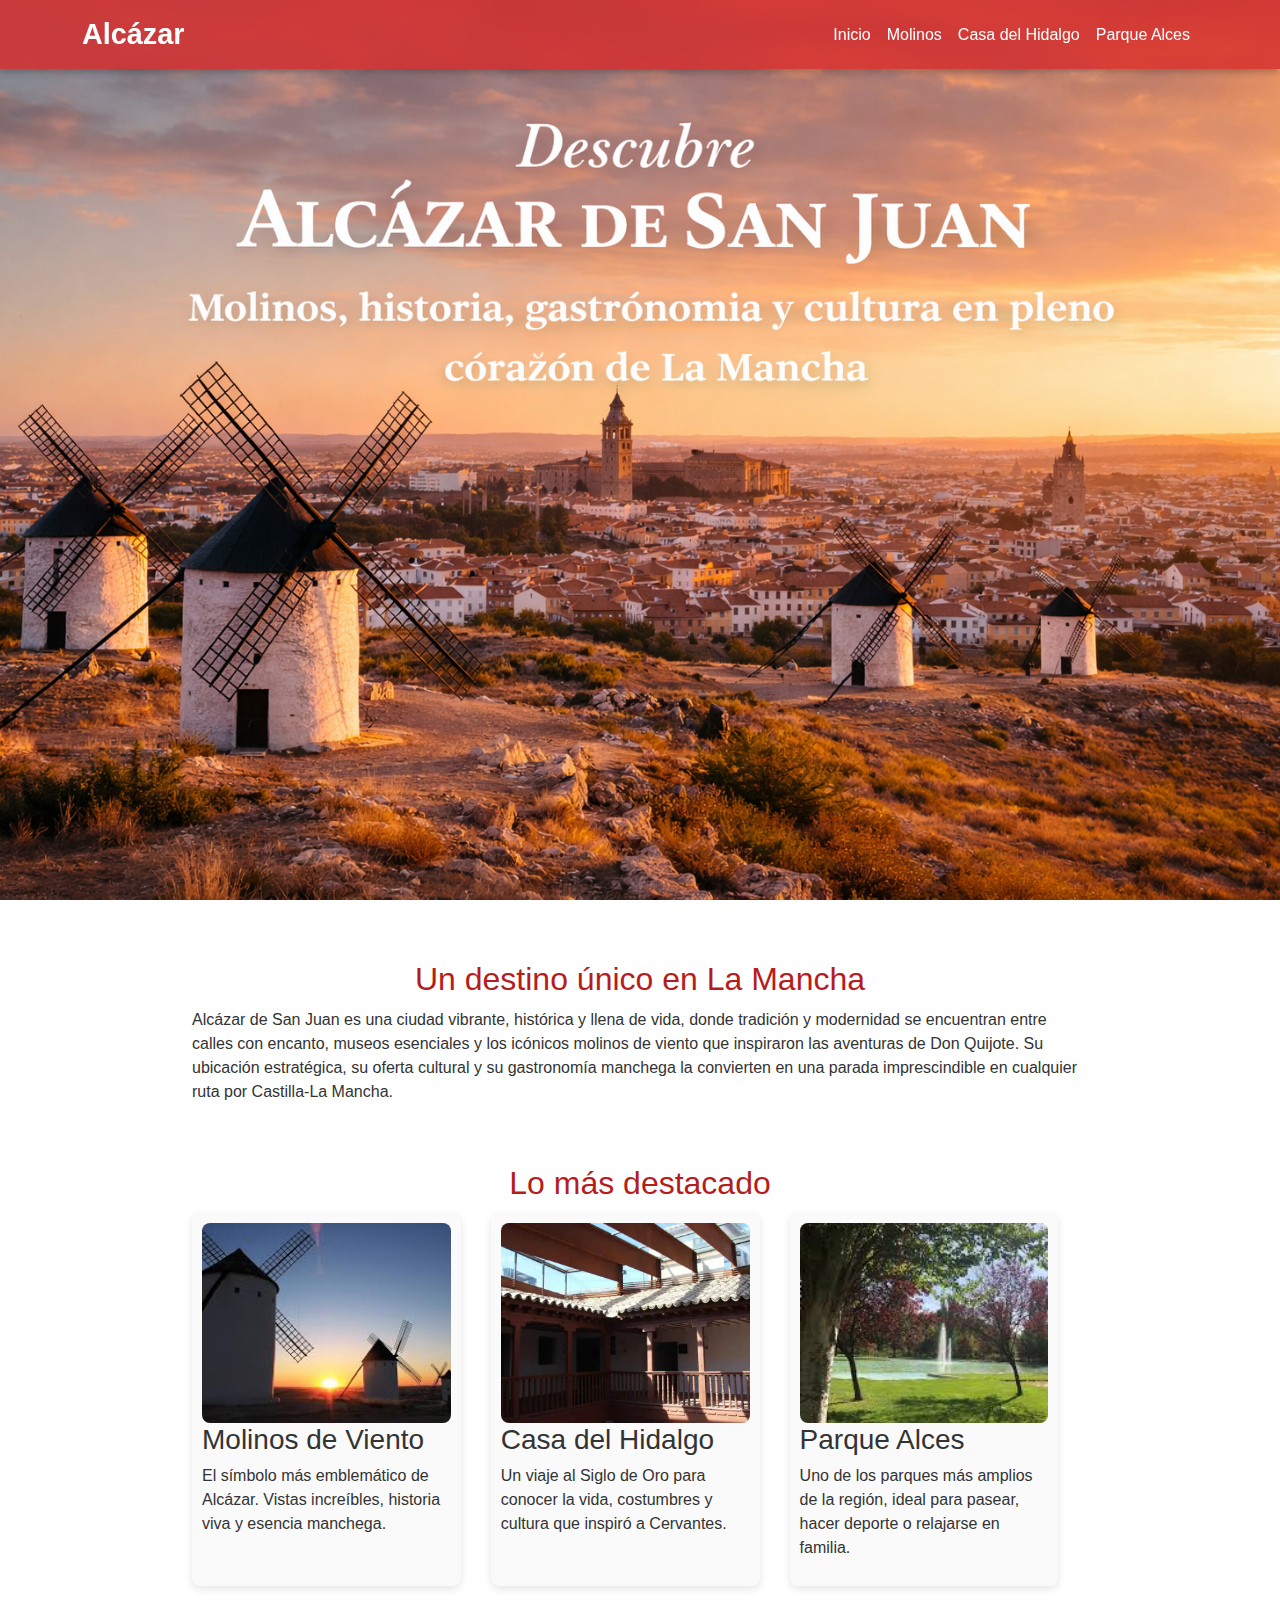
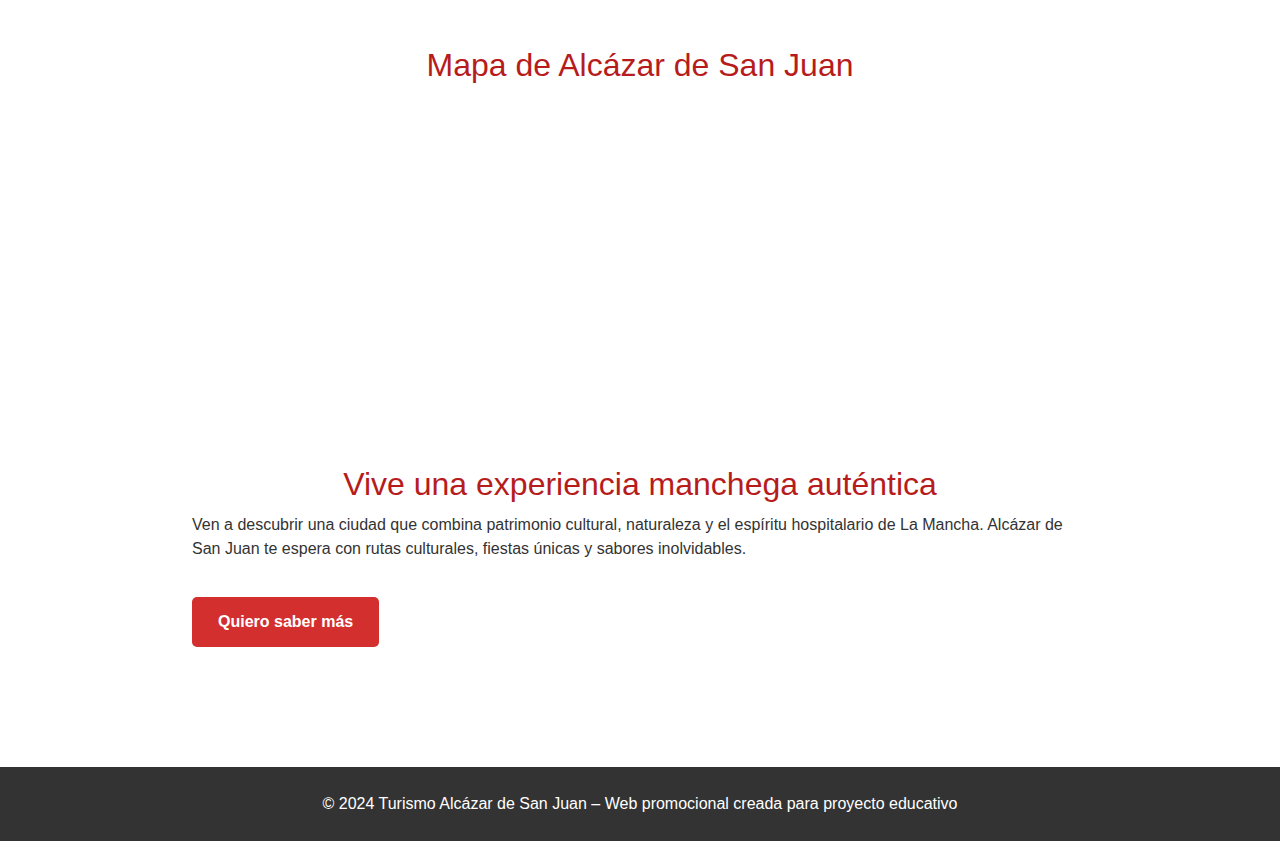
<file: index.html>
<!DOCTYPE html>
<html lang="es">

<head>
    <meta charset="UTF-8">
    <meta name="viewport" content="width=device-width, initial-scale=1.0">
    <title>Descubre Alcázar de San Juan</title>

    <!-- Bootstrap CSS -->
    <link href="https://cdn.jsdelivr.net/npm/bootstrap@5.3.2/dist/css/bootstrap.min.css" rel="stylesheet">
    <link rel="stylesheet" href="estilo.css">


    <style>

    </style>
</head>

<body>

    <!-- HERO / PORTADA -->
    <header>

    </header>

    <!-- NAVBAR BOOTSTRAP -->
    <nav class="navbar navbar-expand-lg custom-navbar fixed-top">
        <div class="container">
            <a class="navbar-brand" href="#top">Alcázar</a>
            <button class="navbar-toggler" type="button" data-bs-toggle="collapse" data-bs-target="#navbarNav"
                aria-controls="navbarNav" aria-expanded="false" aria-label="Toggle navigation">
                <span class="navbar-toggler-icon"></span>
            </button>

            <div class="collapse navbar-collapse" id="navbarNav">
                <ul class="navbar-nav ms-auto">
                    <li class="nav-item">
                        <a class="nav-link" href="index.html">Inicio</a>
                    </li>
                    <li class="nav-item">
                        <a class="nav-link" href="molinos.html">Molinos</a>
                    </li>
                    <li class="nav-item">
                        <a class="nav-link" href="casa.html">Casa del Hidalgo</a>
                    </li>
                    <li class="nav-item">
                        <a class="nav-link" href="parque.html">Parque Alces</a>
                    </li>
                </ul>
            </div>
        </div>
    </nav>

    <!-- CONTENIDO PRINCIPAL -->
    <div class="contenedor" id="explora">
        <div class="seccion">
            <h2>Un destino único en La Mancha</h2>
            <p>
                Alcázar de San Juan es una ciudad vibrante, histórica y llena de vida, donde tradición y modernidad se
                encuentran entre calles con encanto, museos esenciales y los icónicos molinos de viento que inspiraron
                las aventuras de Don Quijote. Su ubicación estratégica, su oferta cultural y su gastronomía manchega la
                convierten en una parada imprescindible en cualquier ruta por Castilla-La Mancha.
            </p>
        </div>

        <div class="seccion">
            <h2>Lo más destacado</h2>
            <div class="tarjetas">
                <a href="molinos.html" class="tarjeta enlace-tarjeta">
                    <img src="media/imagenes/molinos.jpeg" alt="Molinos de viento del cerro de San Antón">
                    <h3>Molinos de Viento</h3>
                    <p>El símbolo más emblemático de Alcázar. Vistas increíbles, historia viva y esencia manchega.</p>
                </a>

                <a href="casa.html" class="tarjeta enlace-tarjeta">
                    <img src="media/imagenes/CasadelHidalgo.webp" alt="Casa del Hidalgo museo">
                    <h3>Casa del Hidalgo</h3>
                    <p>Un viaje al Siglo de Oro para conocer la vida, costumbres y cultura que inspiró a Cervantes.</p>
                </a>

                <a href="parque.html" class="tarjeta enlace-tarjeta">
                    <img src="media/imagenes/parque.jpeg" alt="Parque Alces de Alcázar">
                    <h3>Parque Alces</h3>
                    <p>Uno de los parques más amplios de la región, ideal para pasear, hacer deporte o relajarse en
                        familia.</p>
                </a>

            </div>
        </div>

        <h2>Mapa de Alcázar de San Juan</h2>
        <div class="mapa-container">
            <iframe
                src="https://www.google.com/maps/embed?pb=!1m18!1m12!1m3!1d3123.534875093135!2d-3.2253054846780256!3d39.391400979497455!2m3!1f0!2f0!3f0!3m2!1i1024!2i768!4f13.1!3m3!1m2!1s0xd69bae2c20a3b4f%3A0x20d02df0cc8f179!2sAlc%C3%A1zar%20de%20San%20Juan%2C%20Ciudad%20Real!5e0!3m2!1ses!2ses!4v1700000000000!5m2!1ses!2ses"
                width="400" height="300" style="border:0;" allowfullscreen="" loading="lazy"
                referrerpolicy="no-referrer-when-downgrade">
            </iframe>
        </div>


        <div class="seccion">
            <h2>Vive una experiencia manchega auténtica</h2>
            <p>
                Ven a descubrir una ciudad que combina patrimonio cultural, naturaleza y el espíritu hospitalario de
                La Mancha. Alcázar de San Juan te espera con rutas culturales, fiestas únicas y sabores inolvidables.
            </p>
            <a href="contacto.html" class="btn btn-custom">Quiero saber más</a>
        </div>
    </div>

    <footer>
        © 2024 Turismo Alcázar de San Juan – Web promocional creada para proyecto educativo
    </footer>

    <!-- Bootstrap JS Bundle -->
    <script src="https://cdn.jsdelivr.net/npm/bootstrap@5.3.2/dist/js/bootstrap.bundle.min.js"></script>
</body>

</html>
</file>
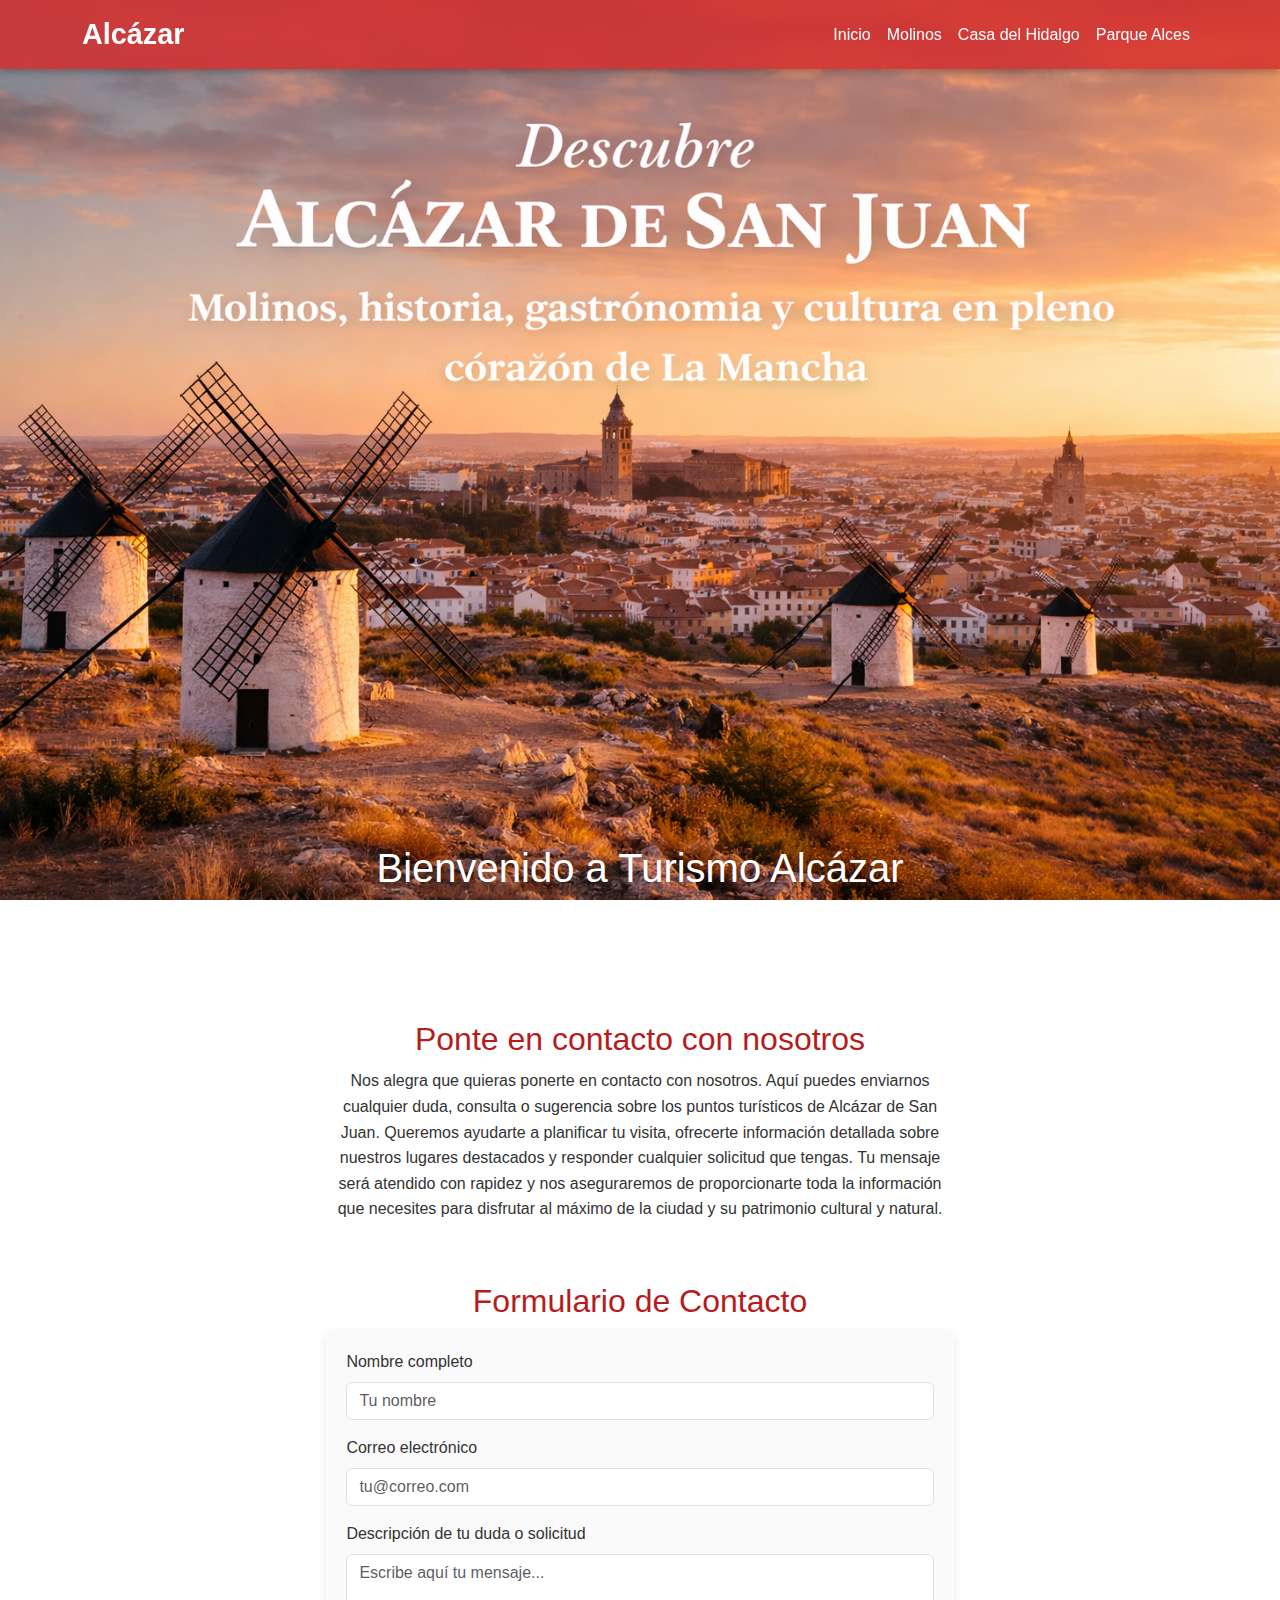
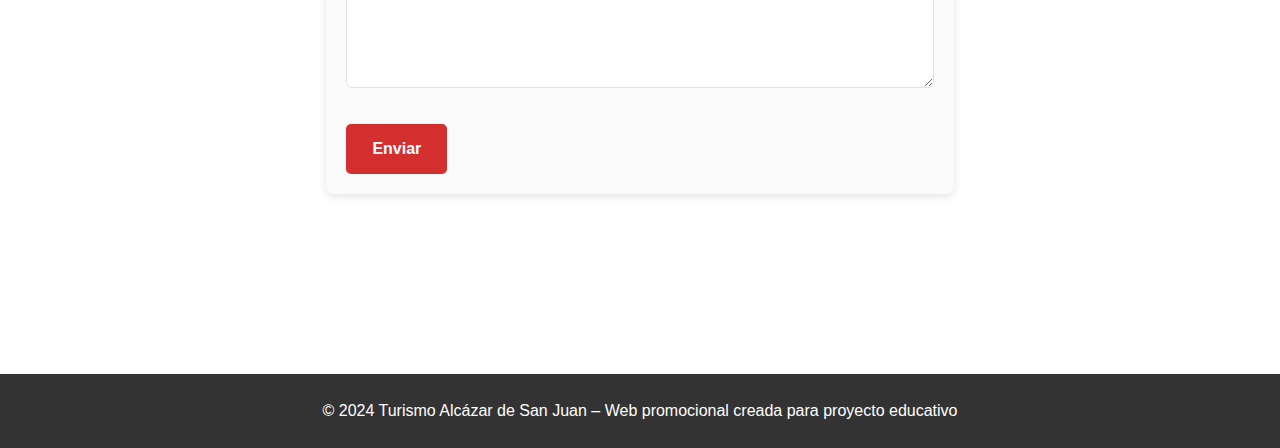
<file: contacto.html>
<!DOCTYPE html>
<html lang="es">

<head>
    <meta charset="UTF-8">
    <meta name="viewport" content="width=device-width, initial-scale=1.0">
    <title>Contacto – Turismo Alcázar</title>
    <!-- Bootstrap CSS -->
    <link href="https://cdn.jsdelivr.net/npm/bootstrap@5.3.2/dist/css/bootstrap.min.css" rel="stylesheet">
    <link rel="stylesheet" href="estilo.css">
</head>

<body>

    <!-- NAVBAR -->
    <nav class="navbar navbar-expand-lg custom-navbar fixed-top">
        <div class="container">
            <a class="navbar-brand" href="index.html">Alcázar</a>
            <button class="navbar-toggler" type="button" data-bs-toggle="collapse" data-bs-target="#navbarNav"
                aria-controls="navbarNav" aria-expanded="false" aria-label="Toggle navigation">
                <span class="navbar-toggler-icon"></span>
            </button>

            <div class="collapse navbar-collapse" id="navbarNav">
                <ul class="navbar-nav ms-auto">
                    <li class="nav-item"><a class="nav-link" href="index.html">Inicio</a></li>
                    <li class="nav-item"><a class="nav-link" href="molinos.html">Molinos</a></li>
                    <li class="nav-item"><a class="nav-link" href="casa.html">Casa del Hidalgo</a></li>
                    <li class="nav-item"><a class="nav-link" href="parque.html">Parque Alces</a></li>
                </ul>
            </div>
        </div>
    </nav>

    <!-- HERO / TEXTO DE BIENVENIDA -->
    <header>
        <h1>Bienvenido a Turismo Alcázar</h1>
    </header>

     <div class="contenedor" id="explora">

    <div class="contenedor">
        <div class="seccion text-center">
            <h2>Ponte en contacto con nosotros</h2>
            <p>
                Nos alegra que quieras ponerte en contacto con nosotros. Aquí puedes enviarnos cualquier duda, consulta o
                sugerencia sobre los puntos turísticos de Alcázar de San Juan. Queremos ayudarte a planificar tu visita,
                ofrecerte información detallada sobre nuestros lugares destacados y responder cualquier solicitud que tengas.
                Tu mensaje será atendido con rapidez y nos aseguraremos de proporcionarte toda la información que necesites
                para disfrutar al máximo de la ciudad y su patrimonio cultural y natural.
            </p>
        </div>

        <!-- FORMULARIO -->
        <div class="seccion">
            <h2>Formulario de Contacto</h2>
            <form  class="formulario-contacto">
                <div class="mb-3">
                    <label for="nombre" class="form-label">Nombre completo</label>
                    <input type="text" class="form-control" id="nombre" name="nombre" placeholder="Tu nombre" required>
                </div>

                <div class="mb-3">
                    <label for="correo" class="form-label">Correo electrónico</label>
                    <input type="email" class="form-control" id="correo" name="correo" placeholder="tu@correo.com" required>
                </div>

                <div class="mb-3">
                    <label for="mensaje" class="form-label">Descripción de tu duda o solicitud</label>
                    <textarea class="form-control" id="mensaje" name="mensaje" rows="5" placeholder="Escribe aquí tu mensaje..." required></textarea>
                </div>

                <button type="submit" class="btn btn-custom">Enviar</button>
            </form>
        </div>
    </div>
    </div>

    <footer>
        © 2024 Turismo Alcázar de San Juan – Web promocional creada para proyecto educativo
    </footer>

    <!-- Bootstrap JS Bundle -->
    <script src="https://cdn.jsdelivr.net/npm/bootstrap@5.3.2/dist/js/bootstrap.bundle.min.js"></script>

    <script>
    // Seleccionamos el formulario
    const formulario = document.querySelector('.formulario-contacto');

    formulario.addEventListener('submit', function(e) {
        e.preventDefault(); // Evita que se recargue la página al enviar

        // Crear alerta usando Bootstrap
        const alerta = document.createElement('div');
        alerta.className = 'alert alert-success alert-dismissible fade show';
        alerta.role = 'alert';
        alerta.innerHTML = `
            <strong>¡Formulario enviado!</strong> Tu mensaje ha sido recibido correctamente.
            <button type="button" class="btn-close" data-bs-dismiss="alert" aria-label="Close"></button>
        `;

        // Insertar la alerta encima del formulario
        formulario.parentNode.insertBefore(alerta, formulario);

        // Esperar 2 segundos y redirigir al index
        setTimeout(() => {
            window.location.href = 'index.html';
        }, 2000);
    });
</script>


</body>

</html>
</file>
<file: estilo.css>
body {
       margin: 0;
       font-family: Arial, Helvetica, sans-serif;
       color: #333;
   }

   header {
       background-image: url('media/imagenes/portada.png');
       background-size: cover;
       background-position: top center;
       /* siempre muestra la parte superior */
       height: 100vh;
       /* ocupa toda la ventana */
       display: flex;
       flex-direction: column;
       /*justify-content: flex-start; /* contenido desde arriba */
       align-items: center;
       text-align: center;
       color: white;
       padding-top: 80px;
       /* un poco de espacio para que no quede pegado a la navbar */
       box-sizing: border-box;
       justify-content: flex-end;
       /* contenido hacia la parte inferior */
   }


   video {
       display: block;
       margin: 20px auto;
       /* centra el video automáticamente */
       max-width: 100%;
       height: auto;
   }

   section {
       text-align: center;
   }

   h2 {
       text-align: center;
   }

   .tarjeta img {
       height: 200px;
       object-fit: cover;
   }
   .enlace-tarjeta {
    display: block;            /* Toda la tarjeta es clicable */
    text-decoration: none;     /* Quita el subrayado */
    color: inherit;           /* Mantiene el color original del texto */
}

.enlace-tarjeta:hover {
    transform: scale(1.02);    
    transition: 0.2s ease-in-out;
}
/* Efecto hover SOLO para las tarjetas con imagen */
.tarjeta-imagen {
    transition: transform 0.25s ease, box-shadow 0.25s ease;
}

.tarjeta-imagen:hover {
    transform: scale(1.03);
    box-shadow: 0 6px 15px rgba(0, 0, 0, 0.25);
}






   /* Estilo personalizado de navbar */
   .custom-navbar {
       background-color: rgba(211, 47, 47, 0.85) !important;
       box-shadow: 0 2px 8px rgba(0, 0, 0, 0.3);
       backdrop-filter: blur(8px);
       padding: 0.5rem 1rem;
   }

   .custom-navbar .navbar-brand {
       color: white;
       font-weight: bold;
       font-size: 1.8rem;
   }

   .custom-navbar .nav-link {
       color: white !important;
       font-weight: 500;
       position: relative;
   }

   .custom-navbar .nav-link::after {
       content: '';
       position: absolute;
       width: 0%;
       height: 2px;
       bottom: -4px;
       left: 0;
       background-color: #fff;
       transition: width 0.3s;
   }

   .custom-navbar .nav-link:hover::after {
       width: 100%;
   }

   .custom-navbar .nav-link:hover {
       color: #ffeb3b !important;
   }

   .btn-custom {
       display: inline-block;
       /* permite centrarlo como elemento en línea */
       margin: 20px auto 0 auto;
       /* margen arriba y automático a los lados */
       background: #d32f2f;
       padding: 12px 25px;
       border-radius: 5px;
       color: #fff;
       font-weight: bold;
       text-decoration: none;
       text-align: center;
       /* asegura que el texto esté centrado */
   }

   .contenedor {
       padding: 60px 15%;
   }

   .seccion {
       margin-bottom: 60px;
   }

   h2 {
       color: #b71c1c;
       margin-bottom: 10px;
   }

   .tarjetas {
       display: flex;
       gap: 30px;
       flex-wrap: wrap;
   }

   .tarjeta {
       width: 30%;
       background: #fafafa;
       border-radius: 8px;
       padding: 10px;
       box-shadow: 0 3px 8px rgba(0, 0, 0, 0.1);
   }

   .tarjeta img {
       width: 100%;
       border-radius: 8px;
   }

   /* Estilo para todas las imágenes dentro de figure */

   figure img {
       width: 100%;
       max-width: 400px;
       /* todas tendrán el mismo ancho máximo */
       height: 250px;
       /* altura fija */
       object-fit: cover;
       /* recorta suavemente para que todas queden iguales */
       border-radius: 8px;
       display: block;
       margin: 0 auto;
   }




   footer {
       background: #333;
       color: white;
       padding: 25px;
       text-align: center;
   }

   @media (max-width: 900px) {
       .tarjeta {
           width: 100%;
       }
   }

   /* Formulario al estilo del index, con fondo ligero y bordes redondeados */
   .formulario-contacto {
       background: #fafafa;
       padding: 20px;
       border-radius: 8px;
       box-shadow: 0 3px 8px rgba(0, 0, 0, 0.1);
       max-width: 700px;
       margin: 0 auto;
   }

   /* Centrar el texto de la introducción */
   .seccion.text-center p {
       text-align: center;
       line-height: 1.6;
       color: #333;
   }

   .mapa-container {
       display: flex;
       justify-content: center;
       /* centra horizontalmente */
       margin: 40px 0;
       /* espacio arriba y abajo */
   }

   .mapa-container iframe {
       width: 80%;
       /* ocupa el 80% del ancho de la sección */
       max-width: 600px;
       /* ancho máximo para pantallas grandes */
       height: 300px;
       /* altura fija */
       border: 0;
       border-radius: 8px;
       /* opcional, bordes redondeados */
   }
</file>
